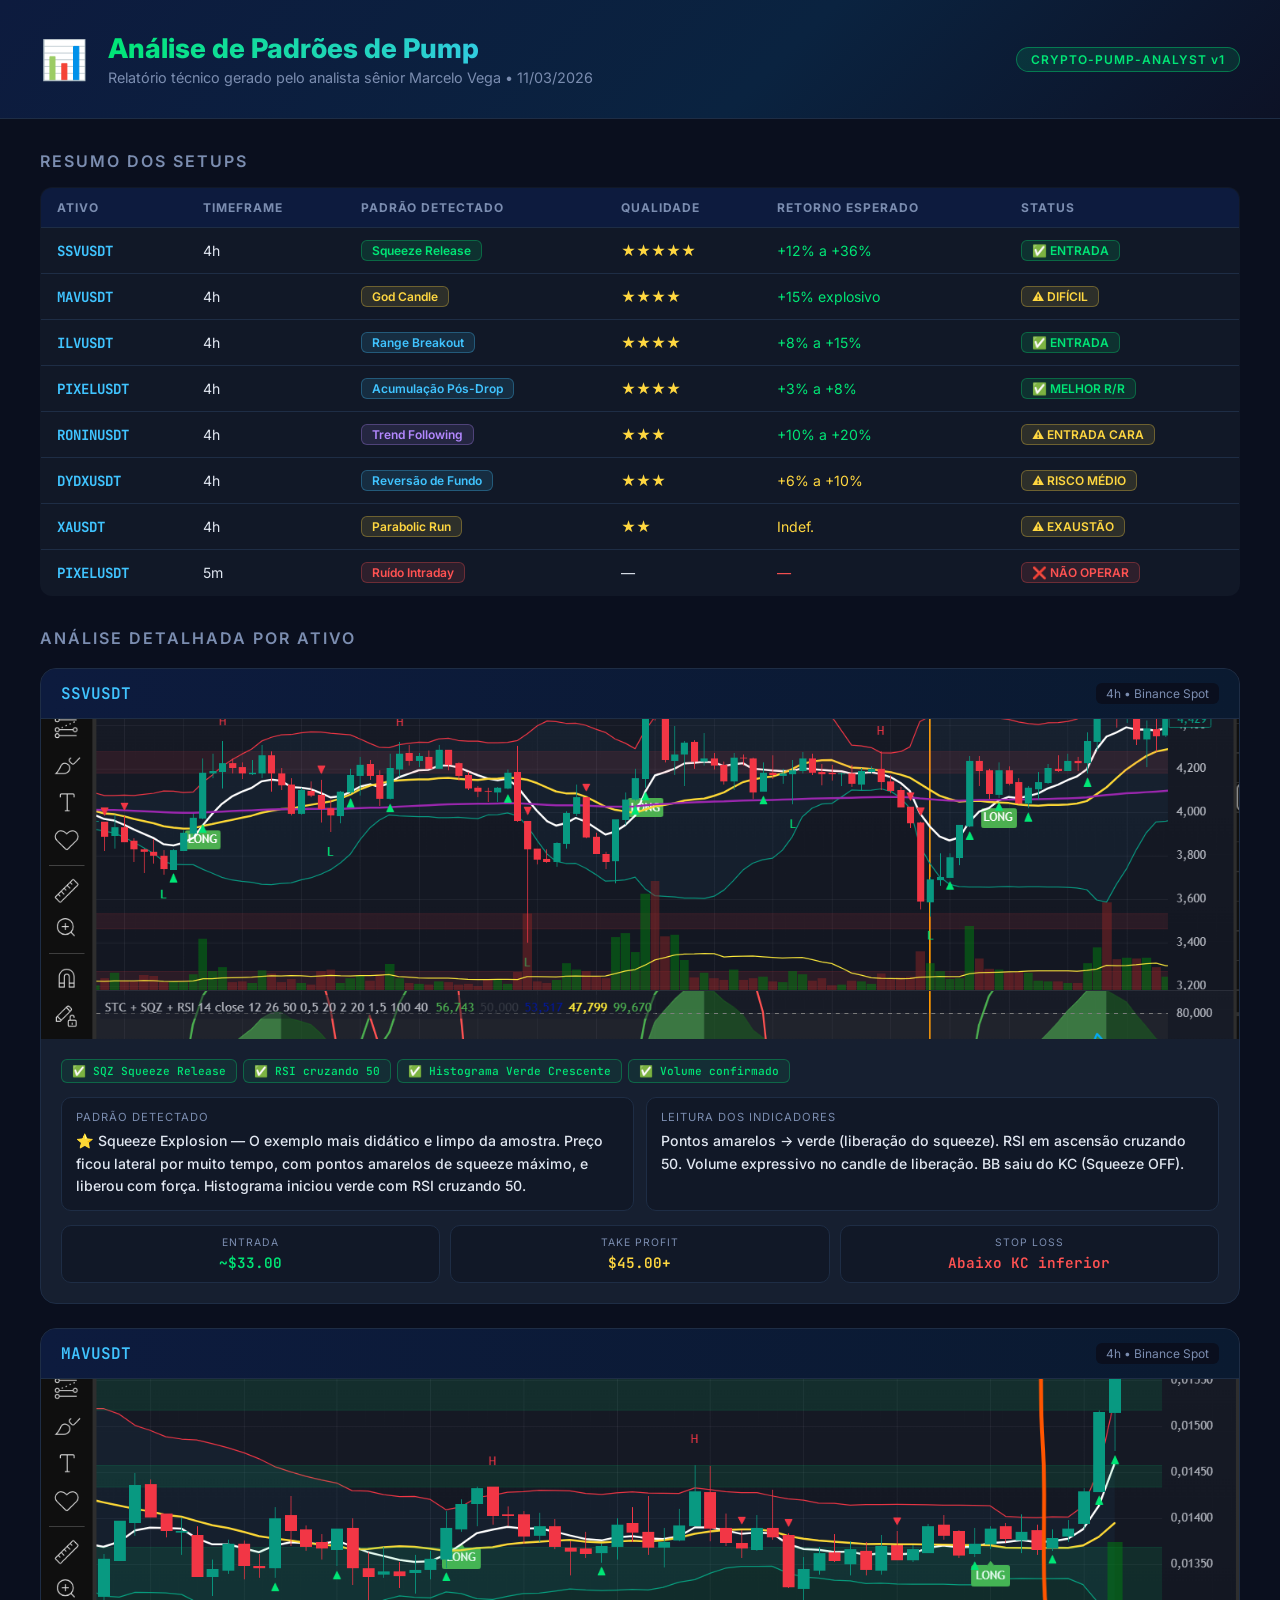
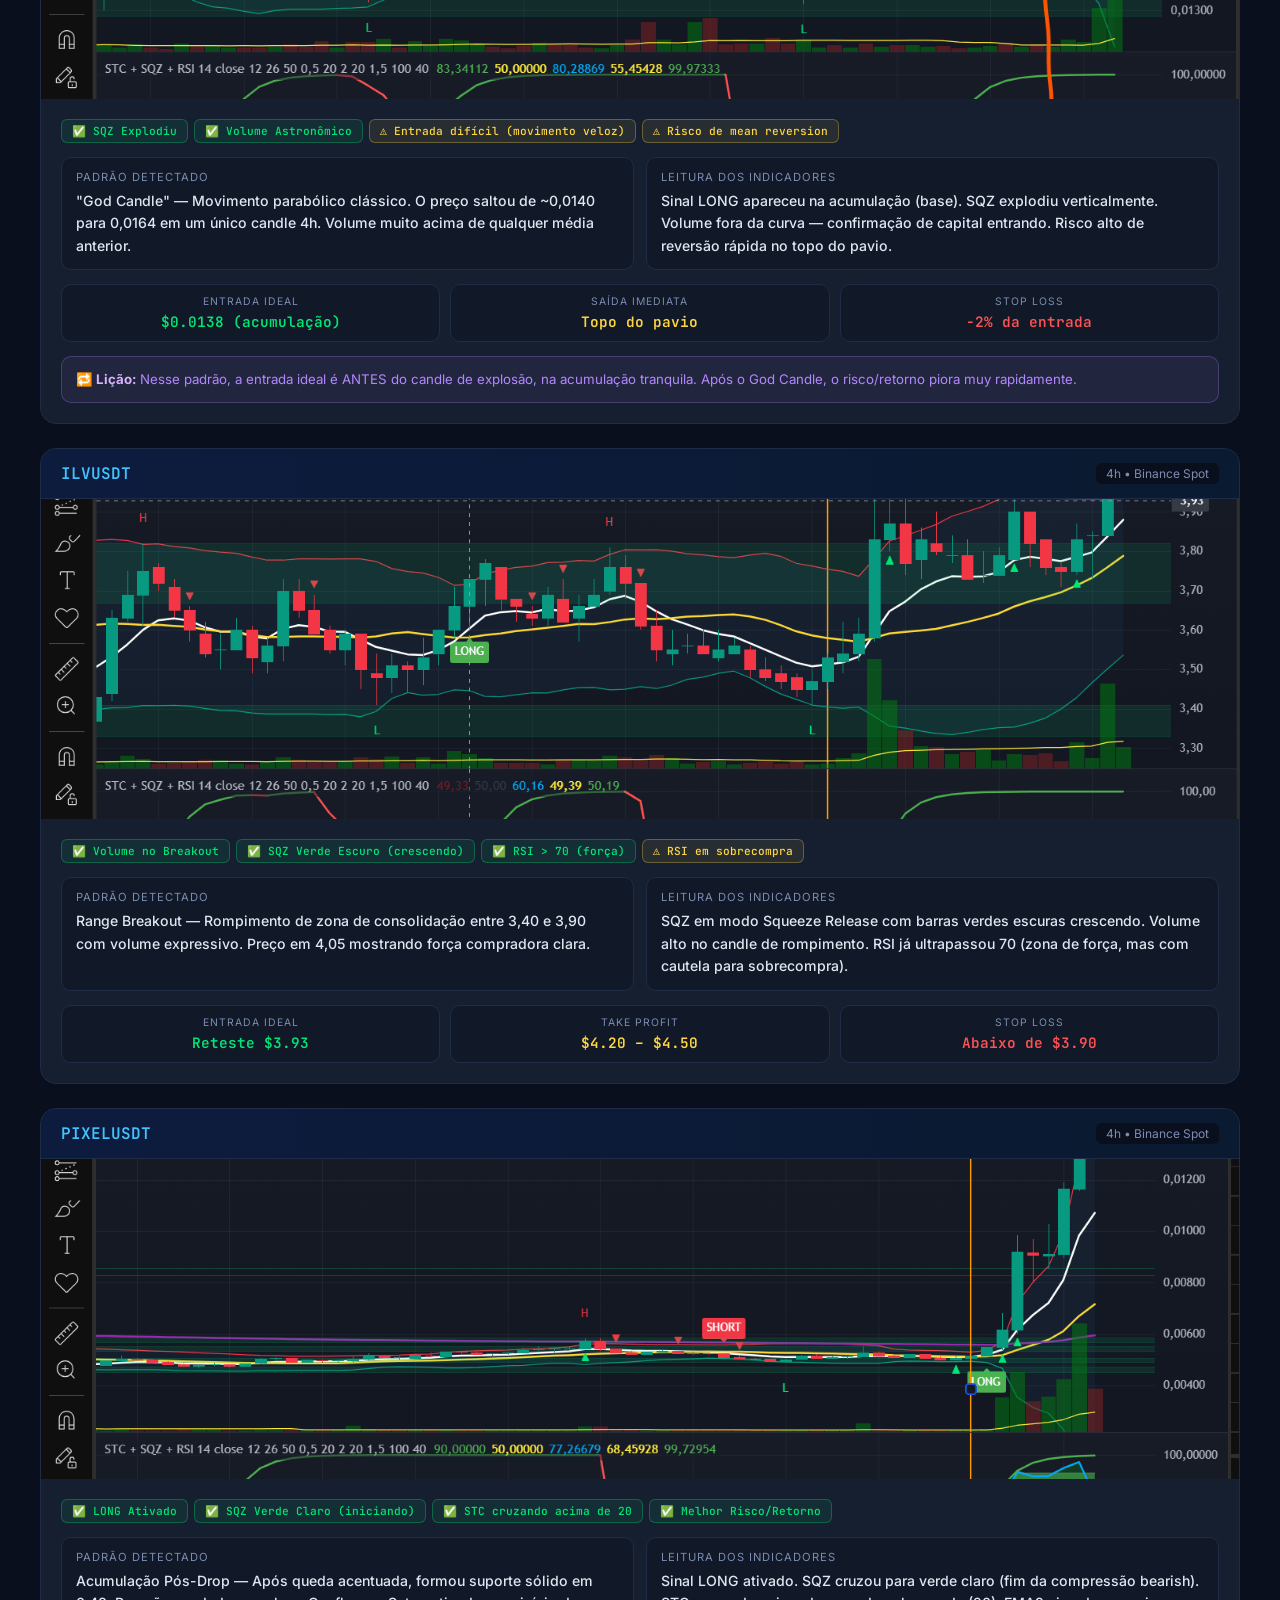
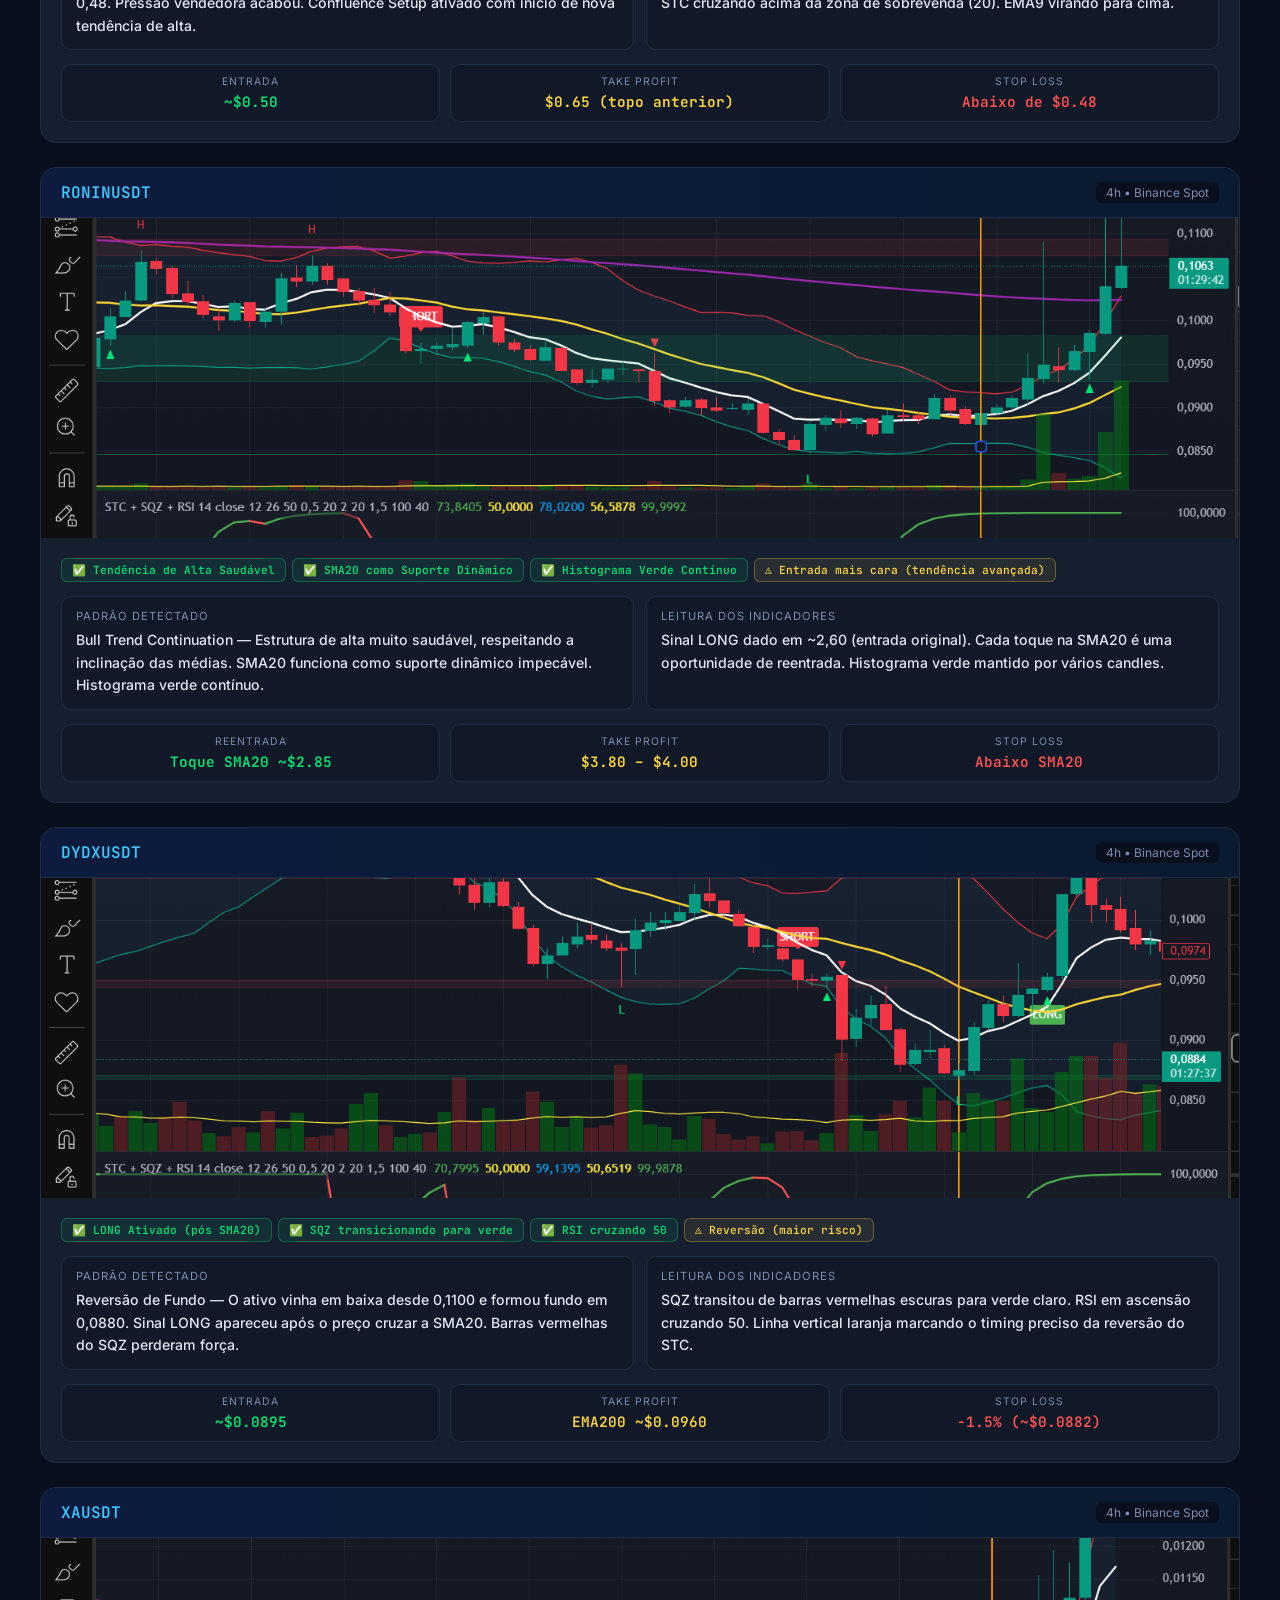
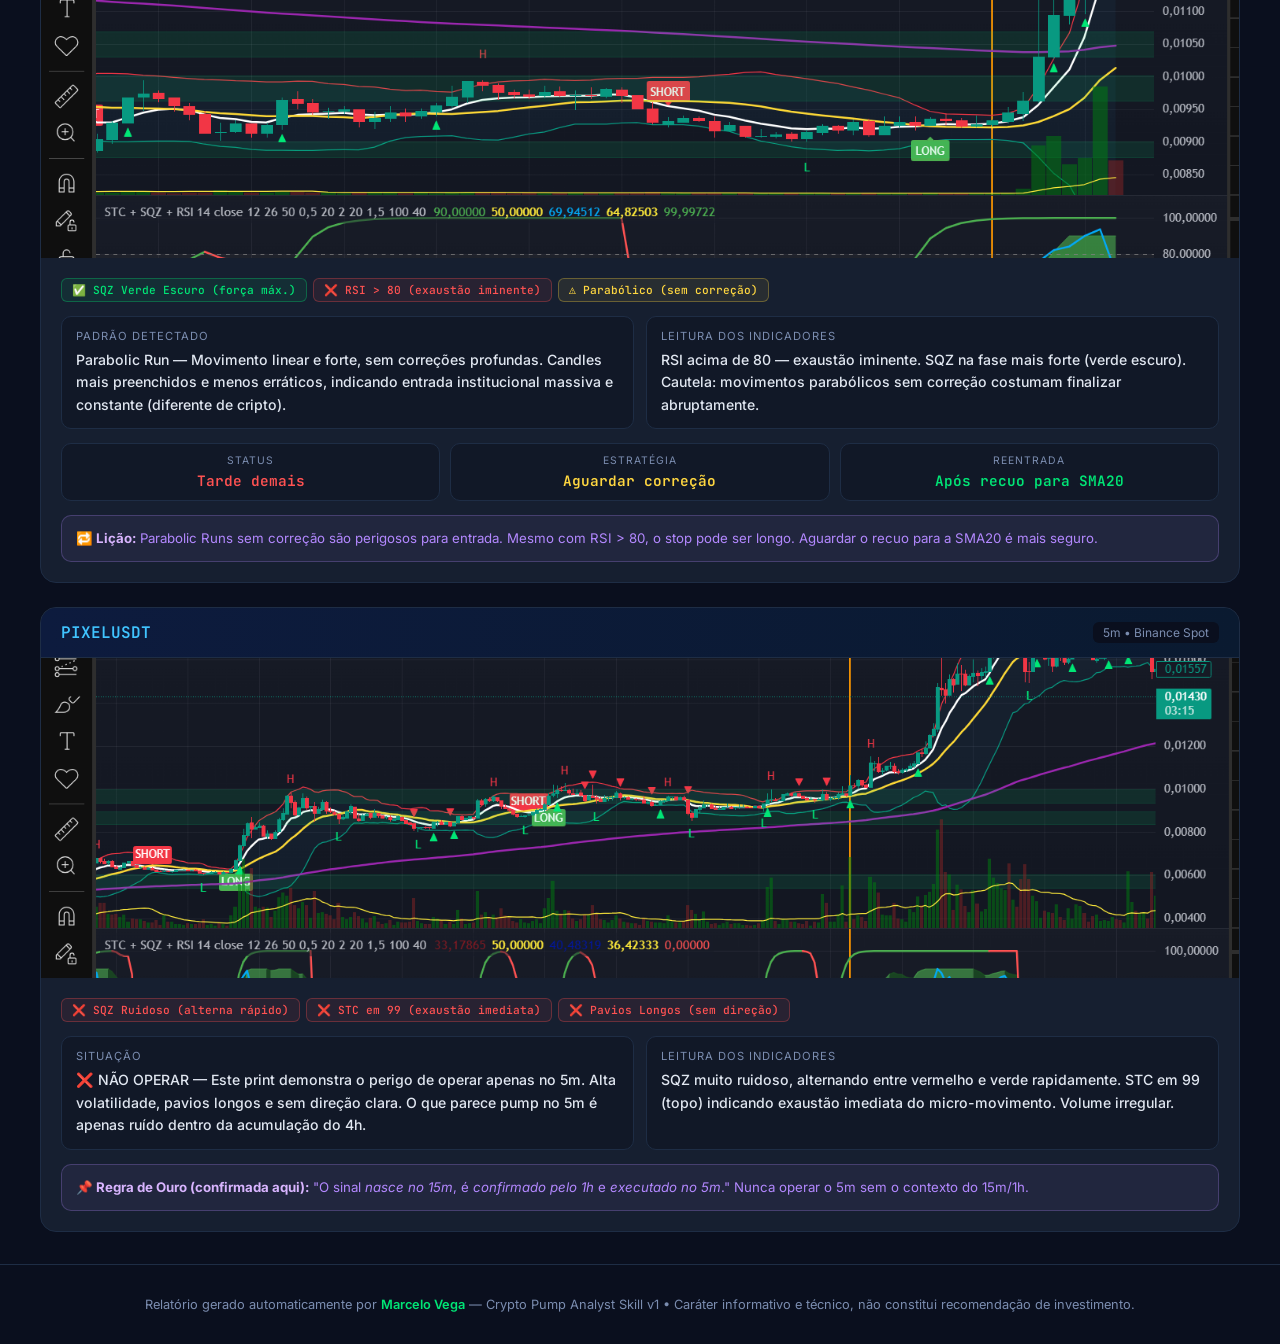
<file: analise_pumps.html>
<!DOCTYPE html>
<html lang="pt-BR">
<head>
  <meta charset="UTF-8" />
  <meta name="viewport" content="width=device-width, initial-scale=1.0"/>
  <title>📊 Análise de Pump — Marcelo Vega</title>
  <link href="https://fonts.googleapis.com/css2?family=Inter:wght@300;400;500;600;700;800&family=JetBrains+Mono:wght@400;500&display=swap" rel="stylesheet"/>
  <style>
    :root {
      --bg:       #0a0f1e;
      --surface:  #111827;
      --card:     #161f30;
      --border:   #1e2d45;
      --green:    #00e676;
      --red:      #ff5252;
      --yellow:   #ffd740;
      --blue:     #40c4ff;
      --purple:   #b388ff;
      --text:     #e0e6f0;
      --muted:    #7b8db0;
      --accent:   #00bcd4;
    }
    * { box-sizing: border-box; margin: 0; padding: 0; }
    body { background: var(--bg); color: var(--text); font-family: 'Inter', sans-serif; min-height: 100vh; }

    /* HEADER */
    header {
      background: linear-gradient(135deg, #0d1b3e 0%, #0a2340 60%, #0d1226 100%);
      border-bottom: 1px solid var(--border);
      padding: 32px 40px;
      display: flex; align-items: center; gap: 20px;
    }
    .logo { font-size: 2.4rem; }
    .header-text h1 { font-size: 1.7rem; font-weight: 800; background: linear-gradient(90deg, #00e676, #40c4ff); -webkit-background-clip: text; -webkit-text-fill-color: transparent; }
    .header-text p { color: var(--muted); font-size: 0.9rem; margin-top: 4px; }
    .badge { background: rgba(0,230,118,0.12); border: 1px solid rgba(0,230,118,0.4); color: var(--green); border-radius: 20px; padding: 4px 14px; font-size: 0.75rem; font-weight: 600; letter-spacing: 1px; margin-left: auto; }

    /* SUMMARY TABLE */
    .summary-section { padding: 32px 40px 0; }
    .summary-section h2 { font-size: 1rem; font-weight: 600; color: var(--muted); text-transform: uppercase; letter-spacing: 2px; margin-bottom: 16px; }
    .summary-table { width: 100%; border-collapse: collapse; background: var(--surface); border-radius: 12px; overflow: hidden; border: 1px solid var(--border); }
    .summary-table th { background: #0d1b3e; color: var(--muted); font-size: 0.75rem; text-transform: uppercase; letter-spacing: 1px; padding: 12px 16px; text-align: left; }
    .summary-table td { padding: 12px 16px; border-top: 1px solid var(--border); font-size: 0.88rem; vertical-align: middle; }
    .summary-table tr:hover td { background: rgba(255,255,255,0.02); }
    .stars { color: var(--yellow); font-size: 0.9rem; }
    .tag { display: inline-block; border-radius: 6px; padding: 2px 10px; font-size: 0.75rem; font-weight: 600; }
    .tag-green  { background: rgba(0,230,118,0.12); color: var(--green);  border: 1px solid rgba(0,230,118,0.3); }
    .tag-red    { background: rgba(255,82,82,0.12);  color: var(--red);   border: 1px solid rgba(255,82,82,0.3); }
    .tag-yellow { background: rgba(255,215,64,0.12); color: var(--yellow);border: 1px solid rgba(255,215,64,0.3);}
    .tag-blue   { background: rgba(64,196,255,0.12); color: var(--blue);  border: 1px solid rgba(64,196,255,0.3);}
    .tag-purple { background: rgba(179,136,255,0.12);color: var(--purple);border: 1px solid rgba(179,136,255,0.3);}

    /* CARDS GRID */
    .cards-section { padding: 32px 40px; }
    .cards-section h2 { font-size: 1rem; font-weight: 600; color: var(--muted); text-transform: uppercase; letter-spacing: 2px; margin-bottom: 20px; }
    .grid { display: grid; grid-template-columns: repeat(auto-fill, minmax(680px, 1fr)); gap: 24px; }

    .card {
      background: var(--card);
      border: 1px solid var(--border);
      border-radius: 16px;
      overflow: hidden;
      transition: transform .2s, box-shadow .2s;
    }
    .card:hover { transform: translateY(-4px); box-shadow: 0 12px 40px rgba(0,0,0,0.5); }

    .card-header {
      display: flex; align-items: center; justify-content: space-between;
      padding: 14px 20px;
      background: linear-gradient(90deg, #0d1b3e, #0a1a30);
      border-bottom: 1px solid var(--border);
    }
    .card-header h3 { font-family: 'JetBrains Mono', monospace; font-size: 1rem; font-weight: 600; color: var(--blue); }
    .card-header .tf  { font-size: 0.75rem; color: var(--muted); background: var(--bg); border-radius: 6px; padding: 3px 10px; }

    .card-img { width: 100%; display: block; max-height: 320px; object-fit: cover; background: #070d1a; }

    .card-body { padding: 20px; display: flex; flex-direction: column; gap: 14px; }

    .row2 { display: grid; grid-template-columns: 1fr 1fr; gap: 12px; }

    .info-block { background: var(--surface); border: 1px solid var(--border); border-radius: 10px; padding: 12px 14px; }
    .info-block .label { font-size: 0.7rem; text-transform: uppercase; letter-spacing: 1px; color: var(--muted); margin-bottom: 6px; }
    .info-block .value { font-size: 0.88rem; font-weight: 500; line-height: 1.6; }

    .indicators-row { display: flex; flex-wrap: wrap; gap: 6px; }
    .ind-chip {
      font-family: 'JetBrains Mono', monospace;
      font-size: 0.7rem; font-weight: 500;
      padding: 4px 10px; border-radius: 6px;
      background: rgba(64,196,255,0.08);
      border: 1px solid rgba(64,196,255,0.2);
      color: var(--blue);
    }
    .ind-chip.ok   { background: rgba(0,230,118,0.08); border-color: rgba(0,230,118,0.3); color: var(--green); }
    .ind-chip.warn { background: rgba(255,215,64,0.08); border-color: rgba(255,215,64,0.3); color: var(--yellow);}
    .ind-chip.bad  { background: rgba(255,82,82,0.08);  border-color: rgba(255,82,82,0.3);  color: var(--red);  }

    .trade-row { display: grid; grid-template-columns: 1fr 1fr 1fr; gap: 10px; }
    .trade-item { background: var(--surface); border: 1px solid var(--border); border-radius: 10px; padding: 10px 14px; text-align: center; }
    .trade-item .tlabel { font-size: 0.65rem; text-transform: uppercase; letter-spacing: 1px; color: var(--muted); }
    .trade-item .tval { font-family: 'JetBrains Mono', monospace; font-size: 0.9rem; font-weight: 600; margin-top: 4px; }
    .tval.green { color: var(--green); }
    .tval.red   { color: var(--red); }
    .tval.yellow{ color: var(--yellow); }

    .lesson-box { background: rgba(179,136,255,0.07); border: 1px solid rgba(179,136,255,0.25); border-radius: 10px; padding: 12px 14px; font-size: 0.83rem; color: var(--purple); line-height: 1.6; }
    .lesson-box strong { color: #d8b4fe; }

    /* FOOTER */
    footer { text-align: center; color: var(--muted); font-size: 0.8rem; padding: 32px 40px; border-top: 1px solid var(--border); }
    footer span { color: var(--green); font-weight: 600; }
  </style>
</head>
<body>

<header>
  <div class="logo">📊</div>
  <div class="header-text">
    <h1>Análise de Padrões de Pump</h1>
    <p>Relatório técnico gerado pelo analista sênior Marcelo Vega • 11/03/2026</p>
  </div>
  <div class="badge">CRYPTO-PUMP-ANALYST v1</div>
</header>

<!-- SUMMARY TABLE -->
<div class="summary-section">
  <h2>Resumo dos Setups</h2>
  <table class="summary-table">
    <thead>
      <tr>
        <th>Ativo</th><th>Timeframe</th><th>Padrão Detectado</th><th>Qualidade</th><th>Retorno Esperado</th><th>Status</th>
      </tr>
    </thead>
    <tbody>
      <tr>
        <td><strong style="font-family:JetBrains Mono,monospace;color:#40c4ff">SSVUSDT</strong></td>
        <td>4h</td>
        <td><span class="tag tag-green">Squeeze Release</span></td>
        <td><span class="stars">★★★★★</span></td>
        <td style="color:var(--green)">+12% a +36%</td>
        <td><span class="tag tag-green">✅ ENTRADA</span></td>
      </tr>
      <tr>
        <td><strong style="font-family:JetBrains Mono,monospace;color:#40c4ff">MAVUSDT</strong></td>
        <td>4h</td>
        <td><span class="tag tag-yellow">God Candle</span></td>
        <td><span class="stars">★★★★</span></td>
        <td style="color:var(--green)">+15% explosivo</td>
        <td><span class="tag tag-yellow">⚠️ DIFÍCIL</span></td>
      </tr>
      <tr>
        <td><strong style="font-family:JetBrains Mono,monospace;color:#40c4ff">ILVUSDT</strong></td>
        <td>4h</td>
        <td><span class="tag tag-blue">Range Breakout</span></td>
        <td><span class="stars">★★★★</span></td>
        <td style="color:var(--green)">+8% a +15%</td>
        <td><span class="tag tag-green">✅ ENTRADA</span></td>
      </tr>
      <tr>
        <td><strong style="font-family:JetBrains Mono,monospace;color:#40c4ff">PIXELUSDT</strong></td>
        <td>4h</td>
        <td><span class="tag tag-blue">Acumulação Pós-Drop</span></td>
        <td><span class="stars">★★★★</span></td>
        <td style="color:var(--green)">+3% a +8%</td>
        <td><span class="tag tag-green">✅ MELHOR R/R</span></td>
      </tr>
      <tr>
        <td><strong style="font-family:JetBrains Mono,monospace;color:#40c4ff">RONINUSDT</strong></td>
        <td>4h</td>
        <td><span class="tag tag-purple">Trend Following</span></td>
        <td><span class="stars">★★★</span></td>
        <td style="color:var(--green)">+10% a +20%</td>
        <td><span class="tag tag-yellow">⚠️ ENTRADA CARA</span></td>
      </tr>
      <tr>
        <td><strong style="font-family:JetBrains Mono,monospace;color:#40c4ff">DYDXUSDT</strong></td>
        <td>4h</td>
        <td><span class="tag tag-blue">Reversão de Fundo</span></td>
        <td><span class="stars">★★★</span></td>
        <td style="color:var(--yellow)">+6% a +10%</td>
        <td><span class="tag tag-yellow">⚠️ RISCO MÉDIO</span></td>
      </tr>
      <tr>
        <td><strong style="font-family:JetBrains Mono,monospace;color:#40c4ff">XAUSDT</strong></td>
        <td>4h</td>
        <td><span class="tag tag-yellow">Parabolic Run</span></td>
        <td><span class="stars">★★</span></td>
        <td style="color:var(--yellow)">Indef.</td>
        <td><span class="tag tag-yellow">⚠️ EXAUSTÃO</span></td>
      </tr>
      <tr>
        <td><strong style="font-family:JetBrains Mono,monospace;color:#40c4ff">PIXELUSDT</strong></td>
        <td>5m</td>
        <td><span class="tag tag-red">Ruído Intraday</span></td>
        <td>—</td>
        <td style="color:var(--red)">—</td>
        <td><span class="tag tag-red">❌ NÃO OPERAR</span></td>
      </tr>
    </tbody>
  </table>
</div>

<!-- CARDS -->
<div class="cards-section">
  <h2>Análise Detalhada por Ativo</h2>
  <div class="grid">

    <!-- SSV -->
    <div class="card">
      <div class="card-header"><h3>SSVUSDT</h3><span class="tf">4h • Binance Spot</span></div>
      <img class="card-img" src="images/SSVUSDT-4h-binance-spot.png" alt="SSVUSDT 4h"/>
      <div class="card-body">
        <div class="indicators-row">
          <span class="ind-chip ok">✅ SQZ Squeeze Release</span>
          <span class="ind-chip ok">✅ RSI cruzando 50</span>
          <span class="ind-chip ok">✅ Histograma Verde Crescente</span>
          <span class="ind-chip ok">✅ Volume confirmado</span>
        </div>
        <div class="row2">
          <div class="info-block">
            <div class="label">Padrão Detectado</div>
            <div class="value">⭐ Squeeze Explosion — O exemplo mais didático e limpo da amostra. Preço ficou lateral por muito tempo, com pontos amarelos de squeeze máximo, e liberou com força. Histograma iniciou verde com RSI cruzando 50.</div>
          </div>
          <div class="info-block">
            <div class="label">Leitura dos Indicadores</div>
            <div class="value">Pontos amarelos → verde (liberação do squeeze). RSI em ascensão cruzando 50. Volume expressivo no candle de liberação. BB saiu do KC (Squeeze OFF).</div>
          </div>
        </div>
        <div class="trade-row">
          <div class="trade-item"><div class="tlabel">Entrada</div><div class="tval green">~$33.00</div></div>
          <div class="trade-item"><div class="tlabel">Take Profit</div><div class="tval yellow">$45.00+</div></div>
          <div class="trade-item"><div class="tlabel">Stop Loss</div><div class="tval red">Abaixo KC inferior</div></div>
        </div>
      </div>
    </div>

    <!-- MAV -->
    <div class="card">
      <div class="card-header"><h3>MAVUSDT</h3><span class="tf">4h • Binance Spot</span></div>
      <img class="card-img" src="images/MAVUSDT-4h-binance-spot.png" alt="MAVUSDT 4h"/>
      <div class="card-body">
        <div class="indicators-row">
          <span class="ind-chip ok">✅ SQZ Explodiu</span>
          <span class="ind-chip ok">✅ Volume Astronômico</span>
          <span class="ind-chip warn">⚠️ Entrada difícil (movimento veloz)</span>
          <span class="ind-chip warn">⚠️ Risco de mean reversion</span>
        </div>
        <div class="row2">
          <div class="info-block">
            <div class="label">Padrão Detectado</div>
            <div class="value">"God Candle" — Movimento parabólico clássico. O preço saltou de ~0,0140 para 0,0164 em um único candle 4h. Volume muito acima de qualquer média anterior.</div>
          </div>
          <div class="info-block">
            <div class="label">Leitura dos Indicadores</div>
            <div class="value">Sinal LONG apareceu na acumulação (base). SQZ explodiu verticalmente. Volume fora da curva — confirmação de capital entrando. Risco alto de reversão rápida no topo do pavio.</div>
          </div>
        </div>
        <div class="trade-row">
          <div class="trade-item"><div class="tlabel">Entrada Ideal</div><div class="tval green">$0.0138 (acumulação)</div></div>
          <div class="trade-item"><div class="tlabel">Saída Imediata</div><div class="tval yellow">Topo do pavio</div></div>
          <div class="trade-item"><div class="tlabel">Stop Loss</div><div class="tval red">−2% da entrada</div></div>
        </div>
        <div class="lesson-box"><strong>🔁 Lição:</strong> Nesse padrão, a entrada ideal é ANTES do candle de explosão, na acumulação tranquila. Após o God Candle, o risco/retorno piora muy rapidamente.</div>
      </div>
    </div>

    <!-- ILV -->
    <div class="card">
      <div class="card-header"><h3>ILVUSDT</h3><span class="tf">4h • Binance Spot</span></div>
      <img class="card-img" src="images/ILVUSDT-4h-binance-spot.png" alt="ILVUSDT 4h"/>
      <div class="card-body">
        <div class="indicators-row">
          <span class="ind-chip ok">✅ Volume no Breakout</span>
          <span class="ind-chip ok">✅ SQZ Verde Escuro (crescendo)</span>
          <span class="ind-chip ok">✅ RSI > 70 (força)</span>
          <span class="ind-chip warn">⚠️ RSI em sobrecompra</span>
        </div>
        <div class="row2">
          <div class="info-block">
            <div class="label">Padrão Detectado</div>
            <div class="value">Range Breakout — Rompimento de zona de consolidação entre 3,40 e 3,90 com volume expressivo. Preço em 4,05 mostrando força compradora clara.</div>
          </div>
          <div class="info-block">
            <div class="label">Leitura dos Indicadores</div>
            <div class="value">SQZ em modo Squeeze Release com barras verdes escuras crescendo. Volume alto no candle de rompimento. RSI já ultrapassou 70 (zona de força, mas com cautela para sobrecompra).</div>
          </div>
        </div>
        <div class="trade-row">
          <div class="trade-item"><div class="tlabel">Entrada Ideal</div><div class="tval green">Reteste $3.93</div></div>
          <div class="trade-item"><div class="tlabel">Take Profit</div><div class="tval yellow">$4.20 – $4.50</div></div>
          <div class="trade-item"><div class="tlabel">Stop Loss</div><div class="tval red">Abaixo de $3.90</div></div>
        </div>
      </div>
    </div>

    <!-- PIXEL 4h -->
    <div class="card">
      <div class="card-header"><h3>PIXELUSDT</h3><span class="tf">4h • Binance Spot</span></div>
      <img class="card-img" src="images/PIXELUSDT-4h-binance-spot.png" alt="PIXELUSDT 4h"/>
      <div class="card-body">
        <div class="indicators-row">
          <span class="ind-chip ok">✅ LONG Ativado</span>
          <span class="ind-chip ok">✅ SQZ Verde Claro (iniciando)</span>
          <span class="ind-chip ok">✅ STC cruzando acima de 20</span>
          <span class="ind-chip ok">✅ Melhor Risco/Retorno</span>
        </div>
        <div class="row2">
          <div class="info-block">
            <div class="label">Padrão Detectado</div>
            <div class="value">Acumulação Pós-Drop — Após queda acentuada, formou suporte sólido em 0,48. Pressão vendedora acabou. Confluence Setup ativado com início de nova tendência de alta.</div>
          </div>
          <div class="info-block">
            <div class="label">Leitura dos Indicadores</div>
            <div class="value">Sinal LONG ativado. SQZ cruzou para verde claro (fim da compressão bearish). STC cruzando acima da zona de sobrevenda (20). EMA9 virando para cima.</div>
          </div>
        </div>
        <div class="trade-row">
          <div class="trade-item"><div class="tlabel">Entrada</div><div class="tval green">~$0.50</div></div>
          <div class="trade-item"><div class="tlabel">Take Profit</div><div class="tval yellow">$0.65 (topo anterior)</div></div>
          <div class="trade-item"><div class="tlabel">Stop Loss</div><div class="tval red">Abaixo de $0.48</div></div>
        </div>
      </div>
    </div>

    <!-- RONIN -->
    <div class="card">
      <div class="card-header"><h3>RONINUSDT</h3><span class="tf">4h • Binance Spot</span></div>
      <img class="card-img" src="images/RONINUSDT-4h-binance-spot.png" alt="RONINUSDT 4h"/>
      <div class="card-body">
        <div class="indicators-row">
          <span class="ind-chip ok">✅ Tendência de Alta Saudável</span>
          <span class="ind-chip ok">✅ SMA20 como Suporte Dinâmico</span>
          <span class="ind-chip ok">✅ Histograma Verde Contínuo</span>
          <span class="ind-chip warn">⚠️ Entrada mais cara (tendência avançada)</span>
        </div>
        <div class="row2">
          <div class="info-block">
            <div class="label">Padrão Detectado</div>
            <div class="value">Bull Trend Continuation — Estrutura de alta muito saudável, respeitando a inclinação das médias. SMA20 funciona como suporte dinâmico impecável. Histograma verde contínuo.</div>
          </div>
          <div class="info-block">
            <div class="label">Leitura dos Indicadores</div>
            <div class="value">Sinal LONG dado em ~2,60 (entrada original). Cada toque na SMA20 é uma oportunidade de reentrada. Histograma verde mantido por vários candles.</div>
          </div>
        </div>
        <div class="trade-row">
          <div class="trade-item"><div class="tlabel">Reentrada</div><div class="tval green">Toque SMA20 ~$2.85</div></div>
          <div class="trade-item"><div class="tlabel">Take Profit</div><div class="tval yellow">$3.80 – $4.00</div></div>
          <div class="trade-item"><div class="tlabel">Stop Loss</div><div class="tval red">Abaixo SMA20</div></div>
        </div>
      </div>
    </div>

    <!-- DYDX -->
    <div class="card">
      <div class="card-header"><h3>DYDXUSDT</h3><span class="tf">4h • Binance Spot</span></div>
      <img class="card-img" src="images/DYDXUSDT-4h-binance-spot.png" alt="DYDXUSDT 4h"/>
      <div class="card-body">
        <div class="indicators-row">
          <span class="ind-chip ok">✅ LONG Ativado (pós SMA20)</span>
          <span class="ind-chip ok">✅ SQZ transicionando para verde</span>
          <span class="ind-chip ok">✅ RSI cruzando 50</span>
          <span class="ind-chip warn">⚠️ Reversão (maior risco)</span>
        </div>
        <div class="row2">
          <div class="info-block">
            <div class="label">Padrão Detectado</div>
            <div class="value">Reversão de Fundo — O ativo vinha em baixa desde 0,1100 e formou fundo em 0,0880. Sinal LONG apareceu após o preço cruzar a SMA20. Barras vermelhas do SQZ perderam força.</div>
          </div>
          <div class="info-block">
            <div class="label">Leitura dos Indicadores</div>
            <div class="value">SQZ transitou de barras vermelhas escuras para verde claro. RSI em ascensão cruzando 50. Linha vertical laranja marcando o timing preciso da reversão do STC.</div>
          </div>
        </div>
        <div class="trade-row">
          <div class="trade-item"><div class="tlabel">Entrada</div><div class="tval green">~$0.0895</div></div>
          <div class="trade-item"><div class="tlabel">Take Profit</div><div class="tval yellow">EMA200 ~$0.0960</div></div>
          <div class="trade-item"><div class="tlabel">Stop Loss</div><div class="tval red">−1.5% (~$0.0882)</div></div>
        </div>
      </div>
    </div>

    <!-- XAU -->
    <div class="card">
      <div class="card-header"><h3>XAUSDT</h3><span class="tf">4h • Binance Spot</span></div>
      <img class="card-img" src="images/XAUSDT-4h-binance-spot.png" alt="XAUSDT 4h"/>
      <div class="card-body">
        <div class="indicators-row">
          <span class="ind-chip ok">✅ SQZ Verde Escuro (força máx.)</span>
          <span class="ind-chip bad">❌ RSI > 80 (exaustão iminente)</span>
          <span class="ind-chip warn">⚠️ Parabólico (sem correção)</span>
        </div>
        <div class="row2">
          <div class="info-block">
            <div class="label">Padrão Detectado</div>
            <div class="value">Parabolic Run — Movimento linear e forte, sem correções profundas. Candles mais preenchidos e menos erráticos, indicando entrada institucional massiva e constante (diferente de cripto).</div>
          </div>
          <div class="info-block">
            <div class="label">Leitura dos Indicadores</div>
            <div class="value">RSI acima de 80 — exaustão iminente. SQZ na fase mais forte (verde escuro). Cautela: movimentos parabólicos sem correção costumam finalizar abruptamente.</div>
          </div>
        </div>
        <div class="trade-row">
          <div class="trade-item"><div class="tlabel">Status</div><div class="tval red">Tarde demais</div></div>
          <div class="trade-item"><div class="tlabel">Estratégia</div><div class="tval yellow">Aguardar correção</div></div>
          <div class="trade-item"><div class="tlabel">Reentrada</div><div class="tval green">Após recuo para SMA20</div></div>
        </div>
        <div class="lesson-box"><strong>🔁 Lição:</strong> Parabolic Runs sem correção são perigosos para entrada. Mesmo com RSI > 80, o stop pode ser longo. Aguardar o recuo para a SMA20 é mais seguro.</div>
      </div>
    </div>

    <!-- PIXEL 5m -->
    <div class="card">
      <div class="card-header"><h3>PIXELUSDT</h3><span class="tf">5m • Binance Spot</span></div>
      <img class="card-img" src="images/PIXELUSDT-5m-binance-spot.png" alt="PIXELUSDT 5m"/>
      <div class="card-body">
        <div class="indicators-row">
          <span class="ind-chip bad">❌ SQZ Ruidoso (alterna rápido)</span>
          <span class="ind-chip bad">❌ STC em 99 (exaustão imediata)</span>
          <span class="ind-chip bad">❌ Pavios Longos (sem direção)</span>
        </div>
        <div class="row2">
          <div class="info-block">
            <div class="label">Situação</div>
            <div class="value">❌ NÃO OPERAR — Este print demonstra o perigo de operar apenas no 5m. Alta volatilidade, pavios longos e sem direção clara. O que parece pump no 5m é apenas ruído dentro da acumulação do 4h.</div>
          </div>
          <div class="info-block">
            <div class="label">Leitura dos Indicadores</div>
            <div class="value">SQZ muito ruidoso, alternando entre vermelho e verde rapidamente. STC em 99 (topo) indicando exaustão imediata do micro-movimento. Volume irregular.</div>
          </div>
        </div>
        <div class="lesson-box"><strong>📌 Regra de Ouro (confirmada aqui):</strong> "O sinal <em>nasce no 15m</em>, é <em>confirmado pelo 1h</em> e <em>executado no 5m</em>." Nunca operar o 5m sem o contexto do 15m/1h.</div>
      </div>
    </div>

  </div>
</div>

<footer>
  Relatório gerado automaticamente por <span>Marcelo Vega</span> — Crypto Pump Analyst Skill v1 • Caráter informativo e técnico, não constitui recomendação de investimento.
</footer>

</body>
</html>
</file>
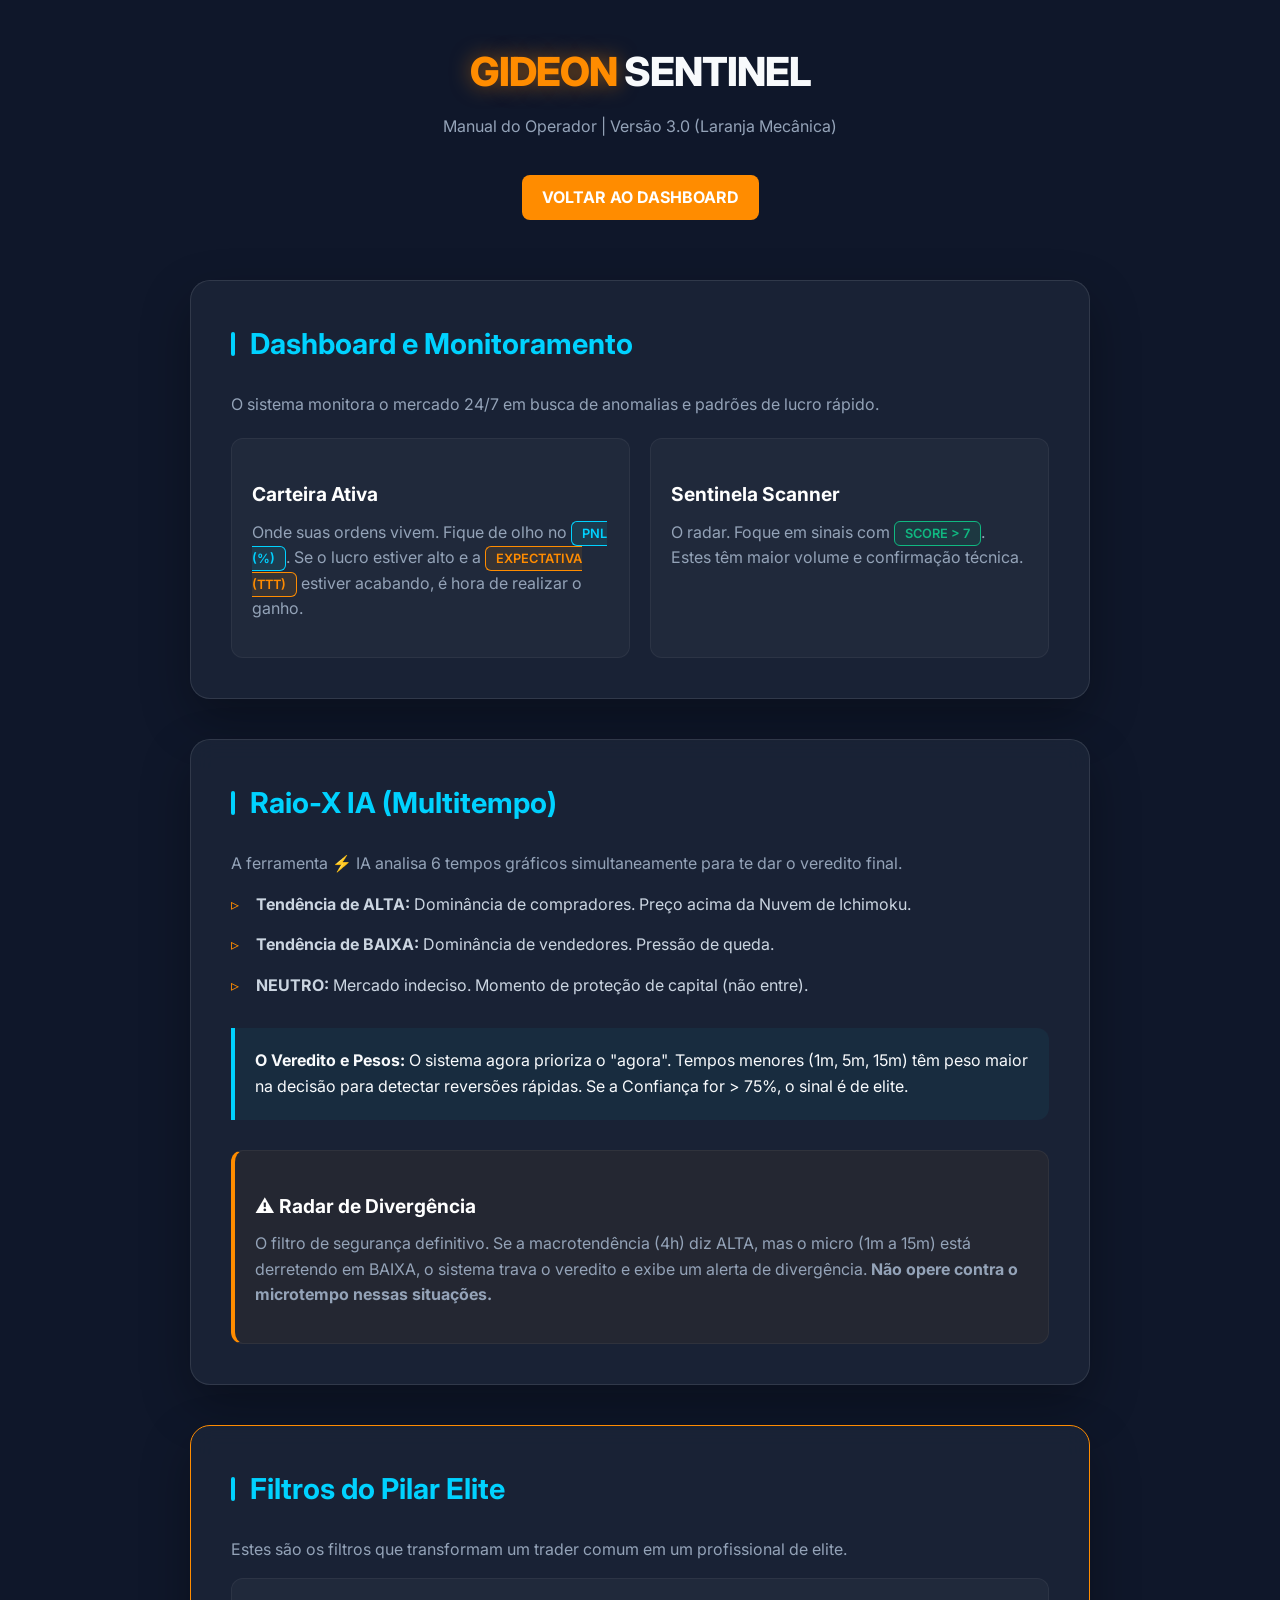
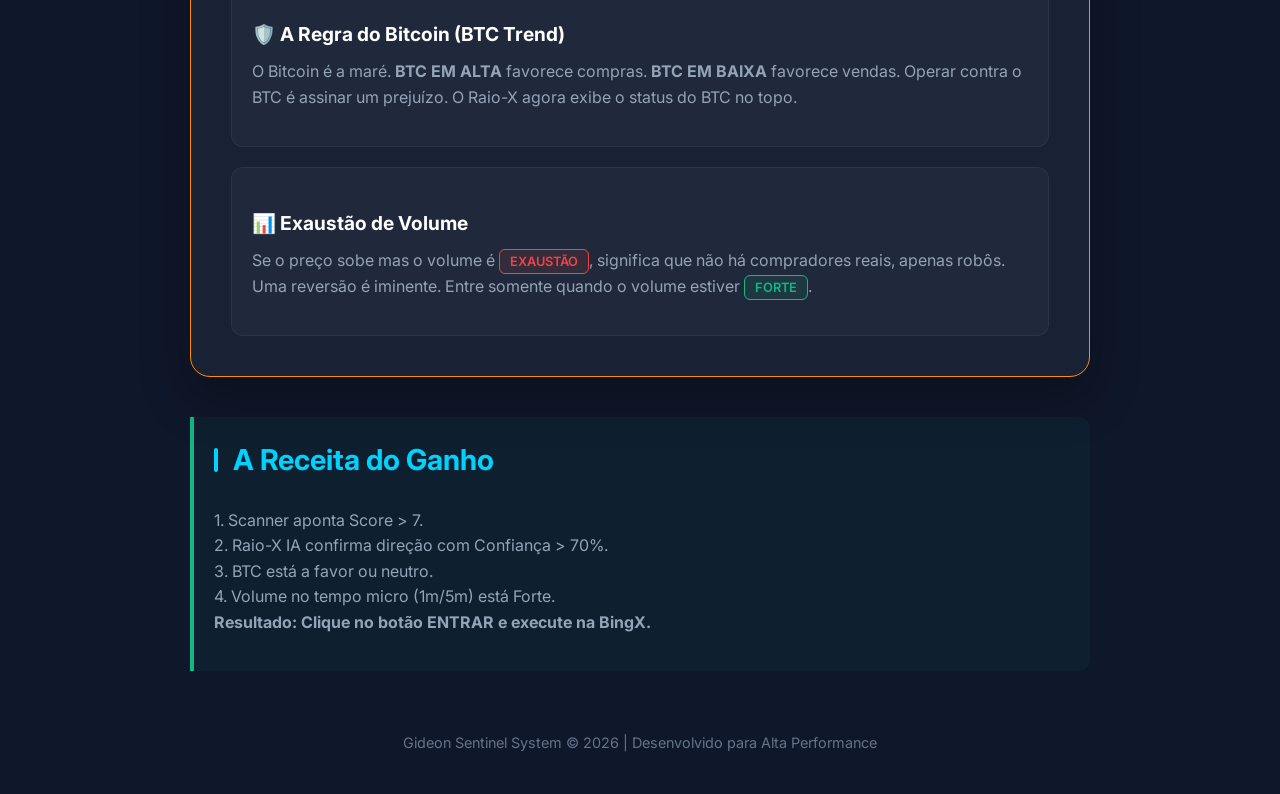
<file: dashboard/templates/manual.html>
<!DOCTYPE html>
<html lang="pt-br">
<head>
    <meta charset="UTF-8">
    <meta name="viewport" content="width=device-width, initial-scale=1.0">
    <title>Manual do Operador | Gideon Sentinel</title>
    <link href="https://fonts.googleapis.com/css2?family=Inter:wght@300;400;600;800&display=swap" rel="stylesheet">
    <style>
        :root {
            --bg-dark: #0f172a;
            --neon-orange: #ff8c00;
            --neon-blue: #00d2ff;
            --win-green: #10b981;
            --loss-red: #ef4444;
            --glass-bg: rgba(30, 41, 59, 0.7);
            --border: rgba(255, 255, 255, 0.1);
        }

        * { margin: 0; padding: 0; box-sizing: border-box; }

        body {
            font-family: 'Inter', sans-serif;
            background: var(--bg-dark);
            color: #f8fafc;
            line-height: 1.6;
            padding: 40px 20px;
            overflow-x: hidden;
        }

        .container {
            max-width: 900px;
            margin: 0 auto;
        }

        header {
            text-align: center;
            margin-bottom: 60px;
        }

        .logo {
            font-weight: 800;
            font-size: 2.5rem;
            letter-spacing: -1px;
            margin-bottom: 10px;
        }

        .neon-text { color: var(--neon-orange); text-shadow: 0 0 20px rgba(255, 140, 0, 0.5); }

        .glass-card {
            background: var(--glass-bg);
            backdrop-filter: blur(12px);
            border: 1px solid var(--border);
            border-radius: 20px;
            padding: 40px;
            margin-bottom: 40px;
            box-shadow: 0 20px 50px rgba(0,0,0,0.3);
        }

        h2 {
            font-size: 1.8rem;
            color: var(--neon-blue);
            margin-bottom: 25px;
            display: flex;
            align-items: center;
            gap: 15px;
        }

        h2::before {
            content: '';
            width: 4px;
            height: 24px;
            background: var(--neon-blue);
            border-radius: 20px;
        }

        h3 {
            font-size: 1.2rem;
            margin: 20px 0 10px;
            color: #fff;
        }

        p { margin-bottom: 15px; color: #94a3b8; }

        .tag {
            padding: 4px 10px;
            border-radius: 6px;
            font-size: 0.8rem;
            font-weight: 600;
            text-transform: uppercase;
        }

        .tag-green { background: rgba(16, 185, 129, 0.1); color: var(--win-green); border: 1px solid var(--win-green); }
        .tag-red { background: rgba(239, 68, 68, 0.1); color: var(--loss-red); border: 1px solid var(--loss-red); }
        .tag-blue { background: rgba(0, 210, 255, 0.1); color: var(--neon-blue); border: 1px solid var(--neon-blue); }
        .tag-orange { background: rgba(255, 140, 0, 0.1); color: var(--neon-orange); border: 1px solid var(--neon-orange); }

        .strategy-box {
            background: rgba(0, 210, 255, 0.05);
            border-left: 4px solid var(--neon-blue);
            padding: 20px;
            border-radius: 0 12px 12px 0;
            margin: 30px 0;
        }

        ul { list-style: none; }
        li { margin-bottom: 15px; padding-left: 25px; position: relative; color: #cbd5e1; }
        li::before {
            content: '▹';
            position: absolute;
            left: 0;
            color: var(--neon-orange);
        }

        .highlight-grid {
            display: grid;
            grid-template-columns: 1fr 1fr;
            gap: 20px;
            margin-top: 20px;
        }

        .h-item {
            background: rgba(255,255,255,0.03);
            padding: 20px;
            border-radius: 12px;
            border: 1px solid rgba(255,255,255,0.05);
        }

        footer {
            text-align: center;
            color: #64748b;
            font-size: 0.9rem;
            margin-top: 60px;
        }

        .btn-back {
            display: inline-block;
            margin-top: 20px;
            padding: 10px 20px;
            background: var(--neon-orange);
            color: white;
            text-decoration: none;
            border-radius: 8px;
            font-weight: bold;
            transition: 0.3s;
        }

        .btn-back:hover {
            transform: scale(1.05);
            box-shadow: 0 0 20px rgba(255, 140, 0, 0.4);
        }

        @media (max-width: 768px) {
            .highlight-grid { grid-template-columns: 1fr; }
            .glass-card { padding: 25px; }
        }
    </style>
</head>
<body>
    <div class="container">
        <header>
            <div class="logo"><span class="neon-text">GIDEON</span> SENTINEL</div>
            <p>Manual do Operador | Versão 3.0 (Laranja Mecânica)</p>
            <a href="/" class="btn-back">VOLTAR AO DASHBOARD</a>
        </header>

        <section class="glass-card">
            <h2>Dashboard e Monitoramento</h2>
            <p>O sistema monitora o mercado 24/7 em busca de anomalias e padrões de lucro rápido.</p>
            
            <div class="highlight-grid">
                <div class="h-item">
                    <h3>Carteira Ativa</h3>
                    <p>Onde suas ordens vivem. Fique de olho no <span class="tag tag-blue">PNL (%)</span>. Se o lucro estiver alto e a <span class="tag tag-orange">EXPECTATIVA (TTT)</span> estiver acabando, é hora de realizar o ganho.</p>
                </div>
                <div class="h-item">
                    <h3>Sentinela Scanner</h3>
                    <p>O radar. Foque em sinais com <span class="tag tag-green">SCORE > 7</span>. Estes têm maior volume e confirmação técnica.</p>
                </div>
            </div>
        </section>

        <section class="glass-card">
            <h2>Raio-X IA (Multitempo)</h2>
            <p>A ferramenta ⚡ IA analisa 6 tempos gráficos simultaneamente para te dar o veredito final.</p>
            
            <ul>
                <li><strong>Tendência de ALTA:</strong> Dominância de compradores. Preço acima da Nuvem de Ichimoku.</li>
                <li><strong>Tendência de BAIXA:</strong> Dominância de vendedores. Pressão de queda.</li>
                <li><strong>NEUTRO:</strong> Mercado indeciso. Momento de proteção de capital (não entre).</li>
            </ul>

            <div class="strategy-box">
                <strong>O Veredito e Pesos:</strong> O sistema agora prioriza o "agora". Tempos menores (1m, 5m, 15m) têm peso maior na decisão para detectar reversões rápidas. Se a Confiança for > 75%, o sinal é de elite.
            </div>

            <div class="h-item" style="border-left: 4px solid var(--neon-orange); background: rgba(255,140,0,0.05);">
                <h3>⚠️ Radar de Divergência</h3>
                <p>O filtro de segurança definitivo. Se a macrotendência (4h) diz ALTA, mas o micro (1m a 15m) está derretendo em BAIXA, o sistema trava o veredito e exibe um alerta de divergência. <strong>Não opere contra o microtempo nessas situações.</strong></p>
            </div>
        </section>

        <section class="glass-card" style="border-color: var(--neon-orange);">
            <h2>Filtros do Pilar Elite</h2>
            <p>Estes são os filtros que transformam um trader comum em um profissional de elite.</p>
            
            <div class="h-item" style="margin-bottom: 20px;">
                <h3>🛡️ A Regra do Bitcoin (BTC Trend)</h3>
                <p>O Bitcoin é a maré. <strong>BTC EM ALTA</strong> favorece compras. <strong>BTC EM BAIXA</strong> favorece vendas. Operar contra o BTC é assinar um prejuízo. O Raio-X agora exibe o status do BTC no topo.</p>
            </div>

            <div class="h-item">
                <h3>📊 Exaustão de Volume</h3>
                <p>Se o preço sobe mas o volume é <span class="tag tag-red">EXAUSTÃO</span>, significa que não há compradores reais, apenas robôs. Uma reversão é iminente. Entre somente quando o volume estiver <span class="tag tag-green">FORTE</span>.</p>
            </div>
        </section>

        <div class="strategy-box" style="background: rgba(16, 185, 129, 0.05); border-color: var(--win-green);">
            <h2>A Receita do Ganho</h2>
            <p>1. Scanner aponta Score > 7.<br>
               2. Raio-X IA confirma direção com Confiança > 70%.<br>
               3. BTC está a favor ou neutro.<br>
               4. Volume no tempo micro (1m/5m) está Forte.<br>
               <strong>Resultado: Clique no botão ENTRAR e execute na BingX.</strong></p>
        </div>

        <footer>
            Gideon Sentinel System &copy; 2026 | Desenvolvido para Alta Performance
        </footer>
    </div>
</body>
</html>
</file>
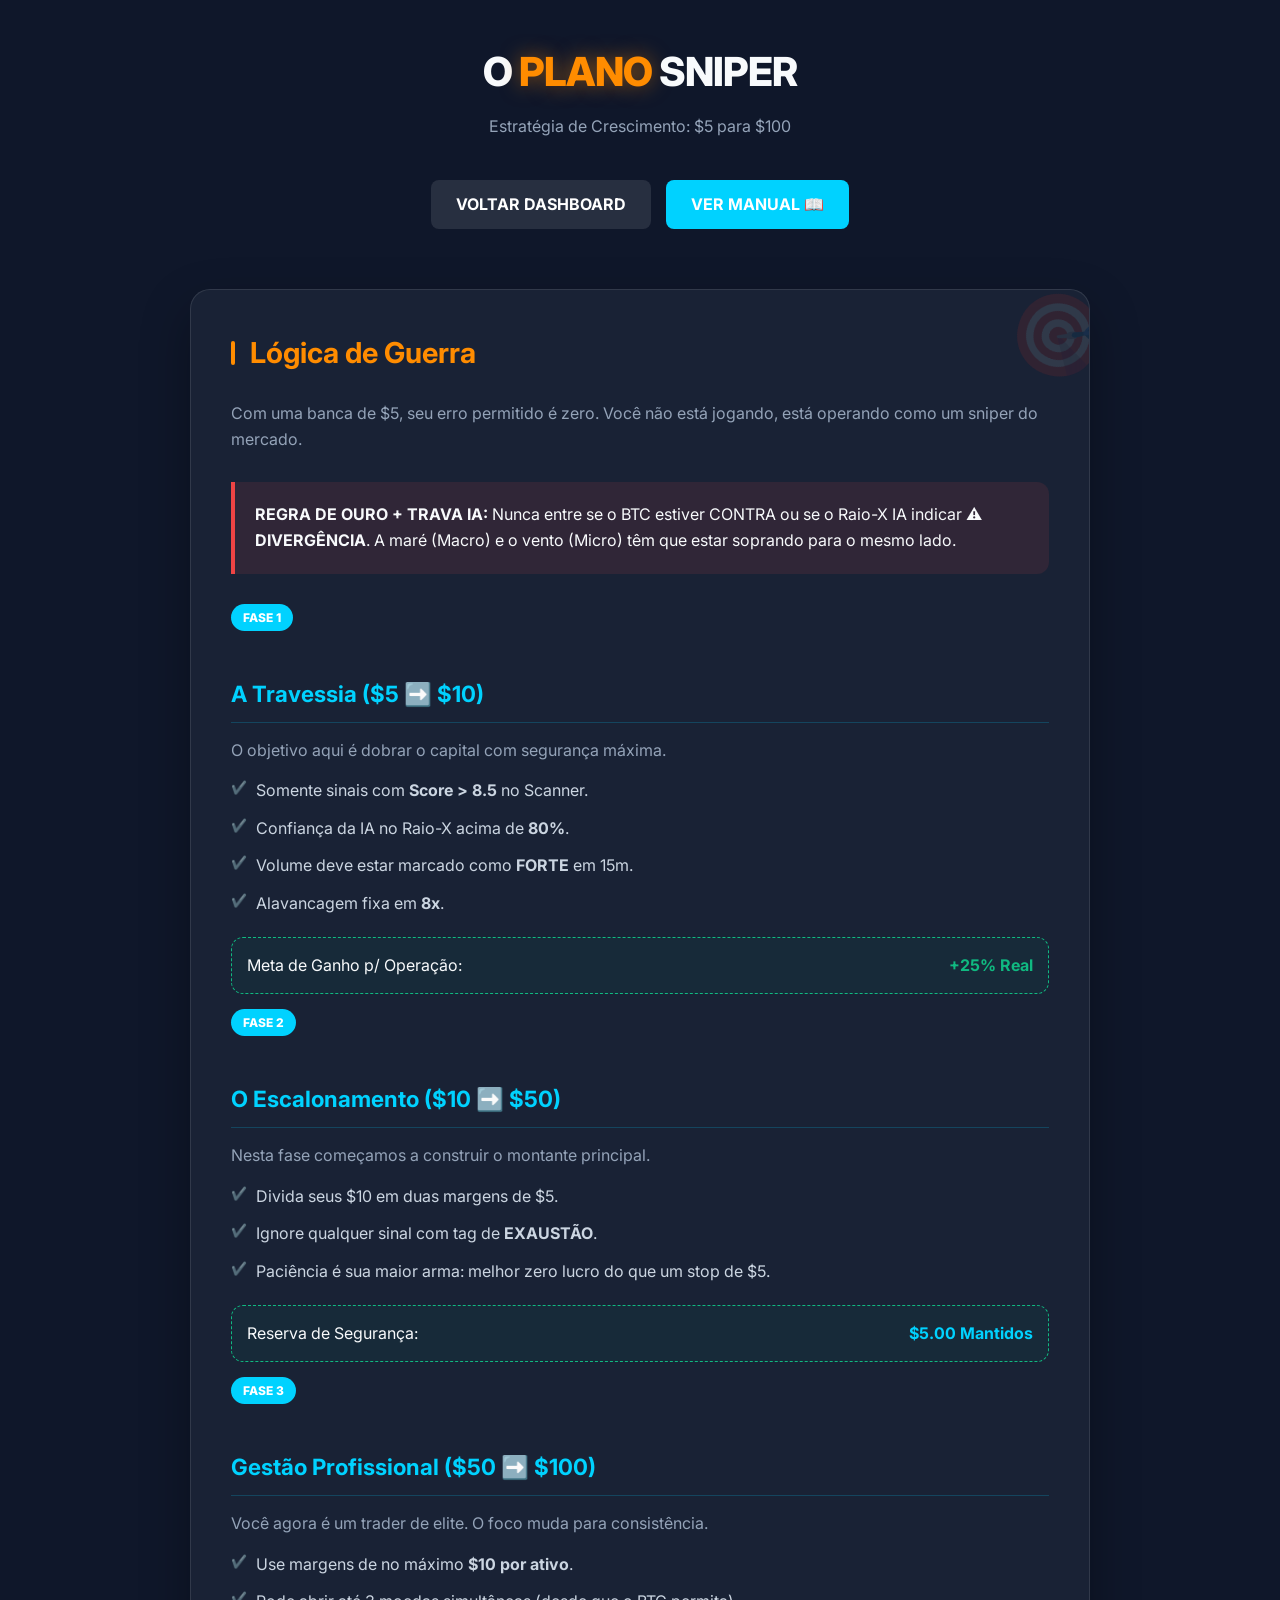
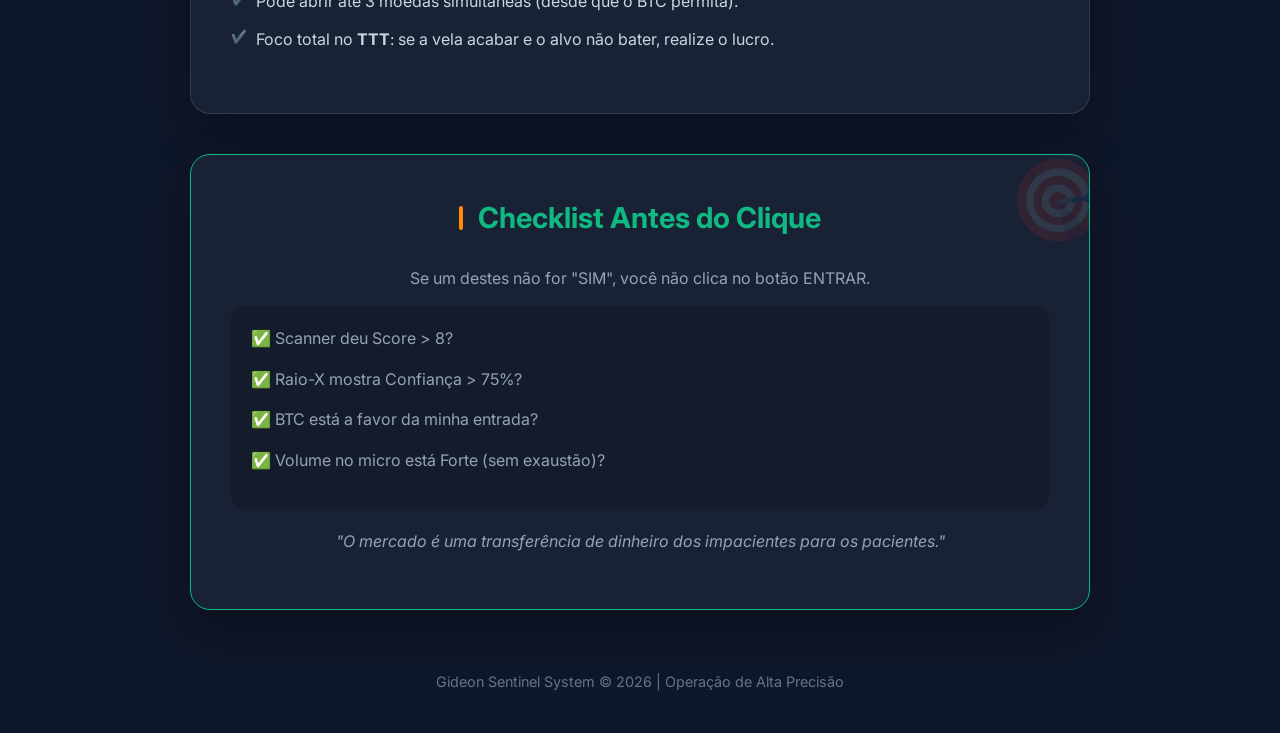
<file: dashboard/templates/plano.html>
<!DOCTYPE html>
<html lang="pt-br">
<head>
    <meta charset="UTF-8">
    <meta name="viewport" content="width=device-width, initial-scale=1.0">
    <title>O Plano Sniper | Gideon Sentinel</title>
    <link href="https://fonts.googleapis.com/css2?family=Inter:wght@300;400;600;800&display=swap" rel="stylesheet">
    <style>
        :root {
            --bg-dark: #0f172a;
            --neon-orange: #ff8c00;
            --neon-blue: #00d2ff;
            --win-green: #10b981;
            --loss-red: #ef4444;
            --glass-bg: rgba(30, 41, 59, 0.7);
            --border: rgba(255, 255, 255, 0.1);
        }

        * { margin: 0; padding: 0; box-sizing: border-box; }

        body {
            font-family: 'Inter', sans-serif;
            background: var(--bg-dark);
            color: #f8fafc;
            line-height: 1.6;
            padding: 40px 20px;
            overflow-x: hidden;
        }

        .container {
            max-width: 900px;
            margin: 0 auto;
        }

        header {
            text-align: center;
            margin-bottom: 60px;
        }

        .logo {
            font-weight: 800;
            font-size: 2.5rem;
            letter-spacing: -1px;
            margin-bottom: 10px;
        }

        .neon-text { color: var(--neon-orange); text-shadow: 0 0 20px rgba(255, 140, 0, 0.5); }

        .glass-card {
            background: var(--glass-bg);
            backdrop-filter: blur(12px);
            border: 1px solid var(--border);
            border-radius: 20px;
            padding: 40px;
            margin-bottom: 40px;
            box-shadow: 0 20px 50px rgba(0,0,0,0.3);
            position: relative;
            overflow: hidden;
        }

        .glass-card::after {
            content: '🎯';
            position: absolute;
            right: -20px;
            top: -20px;
            font-size: 5rem;
            opacity: 0.1;
            transform: rotate(20deg);
        }

        h2 {
            font-size: 1.8rem;
            color: var(--neon-orange);
            margin-bottom: 25px;
            display: flex;
            align-items: center;
            gap: 15px;
        }

        h2::before {
            content: '';
            width: 4px;
            height: 24px;
            background: var(--neon-orange);
            border-radius: 20px;
        }

        h3 {
            font-size: 1.4rem;
            margin: 30px 0 15px;
            color: var(--neon-blue);
            border-bottom: 1px solid rgba(0, 210, 255, 0.2);
            padding-bottom: 10px;
        }

        p { margin-bottom: 15px; color: #94a3b8; }

        .phase-badge {
            display: inline-block;
            padding: 4px 12px;
            background: var(--neon-blue);
            color: white;
            border-radius: 20px;
            font-size: 0.75rem;
            font-weight: 800;
            margin-bottom: 15px;
        }

        .target-box {
            background: rgba(16, 185, 129, 0.05);
            border: 1px dashed var(--win-green);
            padding: 15px;
            border-radius: 12px;
            margin: 15px 0;
            display: flex;
            justify-content: space-between;
            align-items: center;
        }

        ul { list-style: none; margin-bottom: 20px; }
        li { margin-bottom: 12px; padding-left: 25px; position: relative; color: #cbd5e1; }
        li::before {
            content: '✔️';
            position: absolute;
            left: 0;
            font-size: 0.8rem;
        }

        .btn-action {
            display: inline-block;
            margin-top: 20px;
            padding: 12px 25px;
            background: var(--neon-orange);
            color: white;
            text-decoration: none;
            border-radius: 8px;
            font-weight: bold;
            transition: 0.3s;
            text-align: center;
        }

        .btn-action:hover {
            transform: translateY(-2px);
            box-shadow: 0 0 30px rgba(255, 140, 0, 0.4);
        }

        .warning-box {
            background: rgba(239, 68, 68, 0.1);
            border-left: 4px solid var(--loss-red);
            padding: 20px;
            border-radius: 0 12px 12px 0;
            margin: 30px 0;
        }

        footer {
            text-align: center;
            color: #64748b;
            font-size: 0.9rem;
            margin-top: 60px;
        }

        .btn-group {
            display: flex;
            gap: 15px;
            justify-content: center;
            margin-top: 20px;
        }

        @media (max-width: 768px) {
            .btn-group { flex-direction: column; }
            .glass-card { padding: 25px; }
        }
    </style>
</head>
<body>
    <div class="container">
        <header>
            <div class="logo">O <span class="neon-text">PLANO</span> SNIPER</div>
            <p>Estratégia de Crescimento: $5 para $100</p>
            <div class="btn-group">
                <a href="/" class="btn-action" style="background: rgba(255,255,255,0.1);">VOLTAR DASHBOARD</a>
                <a href="/manual" class="btn-action" style="background: var(--neon-blue);">VER MANUAL 📖</a>
            </div>
        </header>

        <section class="glass-card">
            <h2>Lógica de Guerra</h2>
            <p>Com uma banca de $5, seu erro permitido é zero. Você não está jogando, está operando como um sniper do mercado.</p>
            
            <div class="warning-box">
                <strong>REGRA DE OURO + TRAVA IA:</strong> Nunca entre se o BTC estiver CONTRA ou se o Raio-X IA indicar <strong>⚠️ DIVERGÊNCIA</strong>. A maré (Macro) e o vento (Micro) têm que estar soprando para o mesmo lado.
            </div>

            <div class="phase">
                <span class="phase-badge">FASE 1</span>
                <h3>A Travessia ($5 ➡️ $10)</h3>
                <p>O objetivo aqui é dobrar o capital com segurança máxima.</p>
                <ul>
                    <li>Somente sinais com <strong>Score > 8.5</strong> no Scanner.</li>
                    <li>Confiança da IA no Raio-X acima de <strong>80%</strong>.</li>
                    <li>Volume deve estar marcado como <strong>FORTE</strong> em 15m.</li>
                    <li>Alavancagem fixa em <strong>8x</strong>.</li>
                </ul>
                <div class="target-box">
                    <span>Meta de Ganho p/ Operação:</span>
                    <strong style="color: var(--win-green);">+25% Real</strong>
                </div>
            </div>

            <div class="phase">
                <span class="phase-badge">FASE 2</span>
                <h3>O Escalonamento ($10 ➡️ $50)</h3>
                <p>Nesta fase começamos a construir o montante principal.</p>
                <ul>
                    <li>Divida seus $10 em duas margens de $5.</li>
                    <li>Ignore qualquer sinal com tag de <strong>EXAUSTÃO</strong>.</li>
                    <li>Paciência é sua maior arma: melhor zero lucro do que um stop de $5.</li>
                </ul>
                <div class="target-box">
                    <span>Reserva de Segurança:</span>
                    <strong style="color: var(--neon-blue);">$5.00 Mantidos</strong>
                </div>
            </div>

            <div class="phase">
                <span class="phase-badge">FASE 3</span>
                <h3>Gestão Profissional ($50 ➡️ $100)</h3>
                <p>Você agora é um trader de elite. O foco muda para consistência.</p>
                <ul>
                    <li>Use margens de no máximo <strong>$10 por ativo</strong>.</li>
                    <li>Pode abrir até 3 moedas simultâneas (desde que o BTC permita).</li>
                    <li>Foco total no <strong>TTT</strong>: se a vela acabar e o alvo não bater, realize o lucro.</li>
                </ul>
            </div>
        </section>

        <section class="glass-card" style="border-color: var(--win-green); text-align: center;">
            <h2 style="justify-content: center; color: var(--win-green);">Checklist Antes do Clique</h2>
            <p>Se um destes não for "SIM", você não clica no botão ENTRAR.</p>
            <div style="text-align: left; background: rgba(0,0,0,0.2); padding: 20px; border-radius: 12px;">
                <p>✅ Scanner deu Score > 8?</p>
                <p>✅ Raio-X mostra Confiança > 75%?</p>
                <p>✅ BTC está a favor da minha entrada?</p>
                <p>✅ Volume no micro está Forte (sem exaustão)?</p>
            </div>
            <p style="margin-top: 20px; font-style: italic;">"O mercado é uma transferência de dinheiro dos impacientes para os pacientes."</p>
        </section>

        <footer>
            Gideon Sentinel System &copy; 2026 | Operação de Alta Precisão
        </footer>
    </div>
</body>
</html>
</file>
